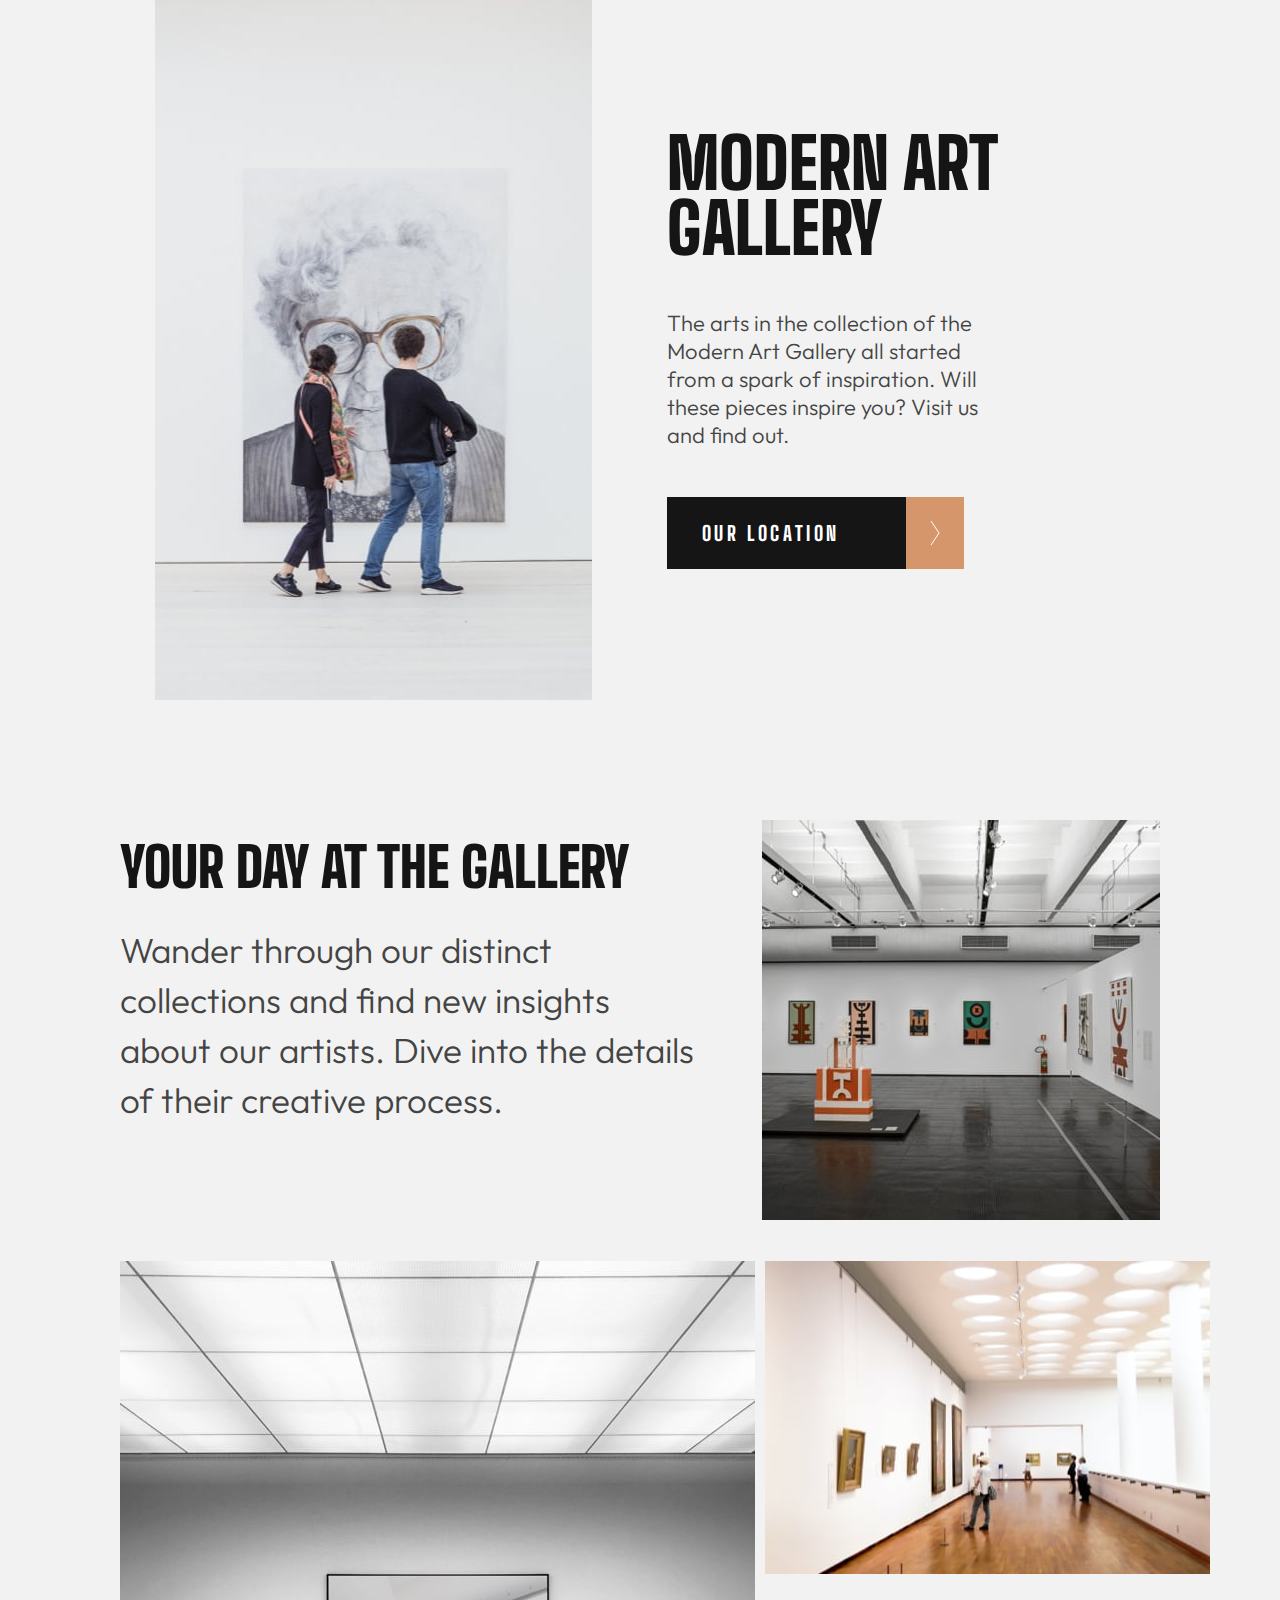
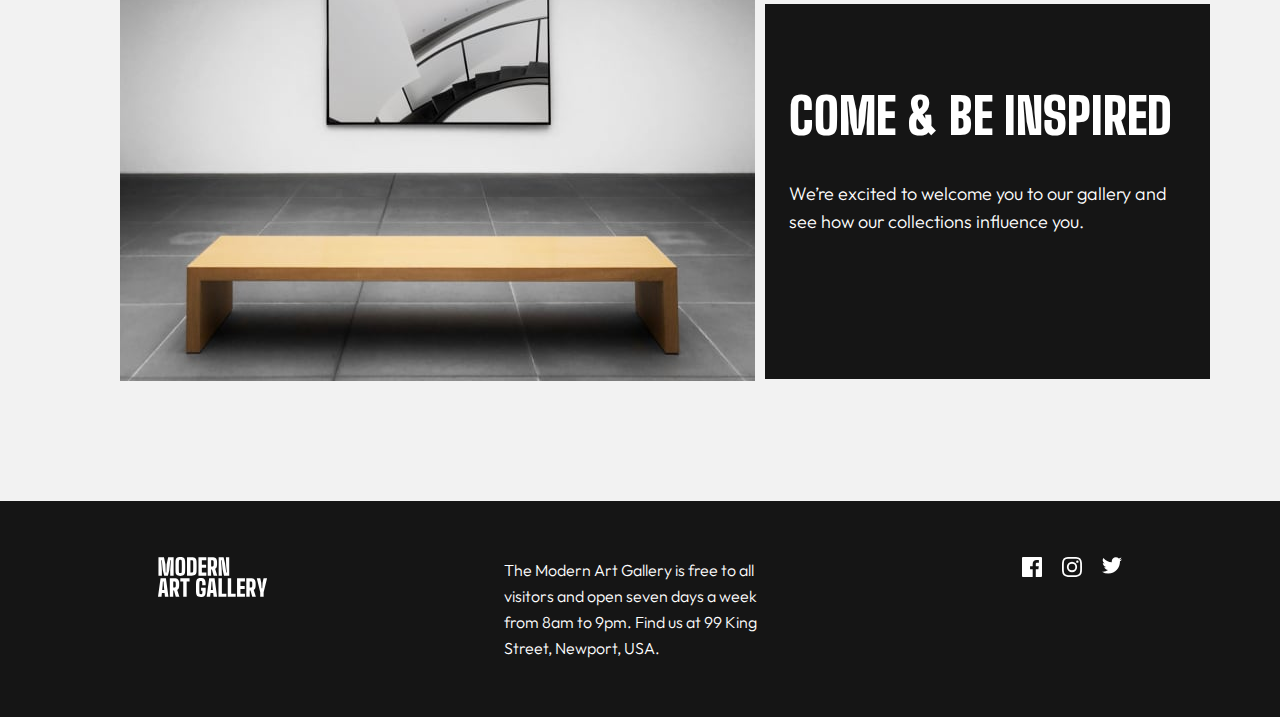
<file: index.html>
<!DOCTYPE html>
<html lang="en">
<head>
    <meta charset="UTF-8">
    <link rel="stylesheet" href="./css/style.css">
    <link rel="shortcut icon" href="./img/favicon-32x32.png" type="image/x-icon">
    <link href="https://fonts.googleapis.com/css2?family=Big+Shoulders+Display:wght@900&family=Outfit:wght@300&display=swap" rel="stylesheet">
    <meta http-equiv="X-UA-Compatible" content="IE=edge">
    <meta name="viewport" content="width=device-width, initial-scale=1.0">
    <title>Art Gallery</title>
</head>
<body>
    <div class="wrapper">
        <header class="header">
            <div class="header__pictures">
                <div class="black__square"></div>
                <img class="header__img" src="./img/mobile/image-hero.jpg" alt="">
                <img class="header__tablet" src="./img/tablet/image-hero.jpg" alt="">
                <img class="header__desctop" src="./img/desktop/image-hero.jpg" alt="">
            </div>
            <div class="container">
                <div class="header__content">
                    <div class="header__title">MODERN ART GALLERY</div>
                    <div class="header__subcontent">
                        <div class="header__subtitle">The arts in the collection of the Modern Art Gallery all started from a spark of inspiration. Will these pieces inspire you? Visit us and find out.</div>
                        <div class="header__button">
                            <a class="header__square" href="location.html">OUR LOCATION</a>
                            <a class="header__btn" href="location.html">
                                <img class="header__arrow" src="./img/icon-arrow-right.svg" alt="">
                            </a>
                        </div>
                    </div>
                </div>
            </div>
        </header>
        <section class="your__day">
            <div class="container">
                <div class="day__content">
                    <img class="day__img" src="./img/mobile/image-grid-1.jpg" alt="">
                    <img class="day__tablet" src="./img/tablet/image-grid-1.jpg" alt="">
                    <img class="day__desctop" src="./img/desktop/image-grid-1.jpg" alt="">
                    <div class="day__info">
                        <h2 class="day__title">Your Day at the Gallery</h2>
                        <p class="day__text">Wander through our distinct collections and find new insights about our artists. Dive into the details of their creative process.</p>
                    </div>
                </div>
            </div>
        </section>
        <section class="inspired">
            <div class="container">
                <div class="inspired__content">
                    <img class="inspired__mob1" src="./img/mobile/image-grid-2.jpg" alt="">
                    <img class="inspired__tab1" src="./img/tablet/image-grid-2.jpg" alt="">
                    <img class="inspired__desc1" src="./img/desktop/image-grid-2.jpg" alt="">
                    <div class="inspired__mini">
                    <img class="inspired__mob2" src="./img/mobile/image-grid-3.jpg" alt="">
                    <img class="inspired__tab2" src="./img/tablet/image-grid-3.jpg" alt="">
                    <img class="inspired__desc2" src="./img/desktop/image-grid-3.jpg" alt="">
                    <div class="inspired__black">
                        <div class="inspired__black-content">
                            <h2 class="insiped__black-title">COME & BE INSPIRED</h2>
                            <p class="inspired__black-text">We’re excited to welcome you to our gallery and see how our collections influence you.</p>
                        </div>
                    </div>
                    </div>
                </div>
            </div>    
        </section>
        <footer class="footer">
            <div class="footer__content">
                <img class="footer__logo" src="./img/logo-light.svg" alt="">
                <p class="footer__text">The Modern Art Gallery is free to all visitors and open seven days a week from 8am to 9pm. Find us at 99 King Street, Newport, USA.</p>
                <div class="footer__social">
                    <a class="social__icon" href=""><svg width="20" height="20" xmlns="http://www.w3.org/2000/svg"><path d="M18.896 0H1.104C.494 0 0 .494 0 1.104v17.793C0 19.506.494 20 1.104 20h9.58v-7.745H8.076V9.237h2.606V7.01c0-2.583 1.578-3.99 3.883-3.99 1.104 0 2.052.082 2.329.119v2.7h-1.598c-1.254 0-1.496.597-1.496 1.47v1.928h2.989l-.39 3.018h-2.6V20h5.098c.608 0 1.102-.494 1.102-1.104V1.104C20 .494 19.506 0 18.896 0Z" fill="#FFF"/></svg></a> 
                    <a class="social__icon" href=""><svg width="20" height="20" xmlns="http://www.w3.org/2000/svg"><path d="M10 1.802c2.67 0 2.987.01 4.042.059 2.71.123 3.975 1.409 4.099 4.099.048 1.054.057 1.37.057 4.04 0 2.672-.01 2.988-.057 4.042-.124 2.687-1.387 3.975-4.1 4.099-1.054.048-1.37.058-4.041.058-2.67 0-2.987-.01-4.04-.058-2.718-.124-3.977-1.416-4.1-4.1-.048-1.054-.058-1.37-.058-4.041 0-2.67.01-2.986.058-4.04.124-2.69 1.387-3.977 4.1-4.1 1.054-.048 1.37-.058 4.04-.058ZM10 0C7.284 0 6.944.012 5.877.06 2.246.227.227 2.242.061 5.877.01 6.944 0 7.284 0 10s.012 3.057.06 4.123c.167 3.632 2.182 5.65 5.817 5.817 1.067.048 1.407.06 4.123.06s3.057-.012 4.123-.06c3.629-.167 5.652-2.182 5.816-5.817.05-1.066.061-1.407.061-4.123s-.012-3.056-.06-4.122C19.777 2.249 17.76.228 14.124.06 13.057.01 12.716 0 10 0Zm0 4.865a5.135 5.135 0 1 0 0 10.27 5.135 5.135 0 0 0 0-10.27Zm0 8.468a3.333 3.333 0 1 1 0-6.666 3.333 3.333 0 0 1 0 6.666Zm5.338-9.87a1.2 1.2 0 1 0 0 2.4 1.2 1.2 0 0 0 0-2.4Z" fill="#FFF"/></svg></a> 
                    <a class="social__icon" href=""><svg width="20" height="17" xmlns="http://www.w3.org/2000/svg"><path d="M20 2.172a8.192 8.192 0 0 1-2.357.646 4.11 4.11 0 0 0 1.805-2.27 8.22 8.22 0 0 1-2.606.996A4.096 4.096 0 0 0 13.847.248c-2.65 0-4.596 2.472-3.998 5.037A11.648 11.648 0 0 1 1.392 1a4.109 4.109 0 0 0 1.27 5.478 4.086 4.086 0 0 1-1.858-.513c-.045 1.9 1.318 3.679 3.291 4.075a4.113 4.113 0 0 1-1.853.07 4.106 4.106 0 0 0 3.833 2.849A8.25 8.25 0 0 1 0 14.658a11.616 11.616 0 0 0 6.29 1.843c7.618 0 11.923-6.434 11.663-12.205A8.354 8.354 0 0 0 20 2.172Z" fill="#FFF"/></svg></a> 
                </div>
            </div>
        </footer>
    </div>
</body>
</html>
</file>
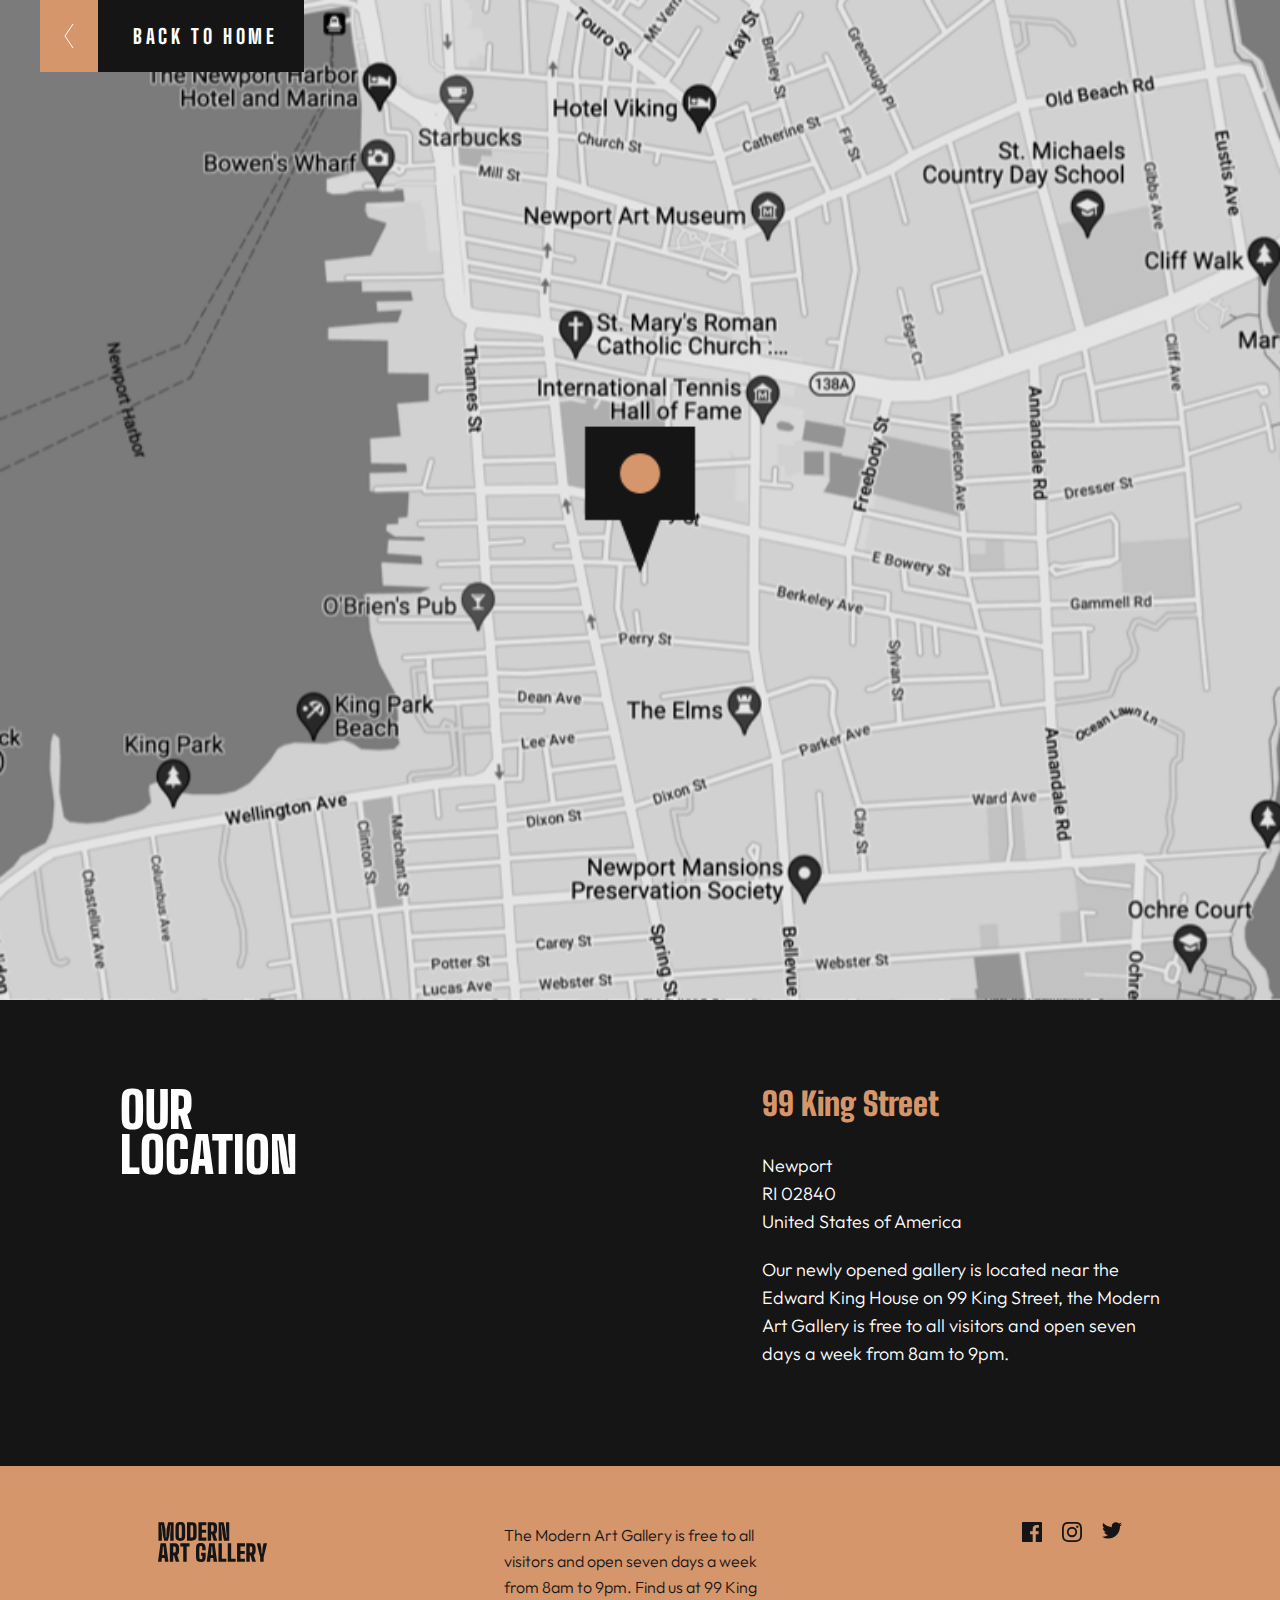
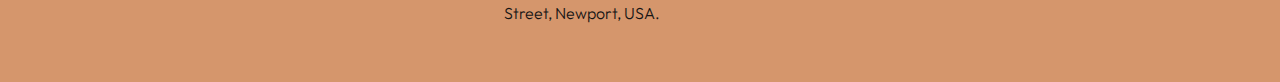
<file: location.html>
<!DOCTYPE html>
<html lang="en">
<head>
    <meta charset="UTF-8">
    <link rel="stylesheet" href="./css/style.css">
    <link rel="shortcut icon" href="./img/favicon-32x32.png" type="image/x-icon">
    <link href="https://fonts.googleapis.com/css2?family=Big+Shoulders+Display:wght@900&family=Outfit:wght@300&display=swap" rel="stylesheet">
    <meta http-equiv="X-UA-Compatible" content="IE=edge">
    <meta name="viewport" content="width=device-width, initial-scale=1.0">
    <title>Art Gallery</title>
</head>
<body>
    <div class="wrapper">
        <div class="header__button location__button">
            <a class="header__btn location__btn" href="index.html">
                <img class="header__arrow location__arrow" src="./img/icon-arrow-left.svg" alt="">
            </a>
            <a class="header__square location__square" href="index.html">BACK TO HOME</a>
        </div>
        <img class="location__map" src="./img/mobile/image-map.png" alt="">
        <img class="map__tablet" src="./img/tablet/image-map.png" alt="">
        <img class="map__desctop" src="./img/desktop/image-map.png" alt="">
        <section class="location__info">
            <div class="container">
                <div class="info__block">
                    <div class="">
                        <h2 class="info__title">OUR LOCATION</h2>
                    </div>
                    <div class="info__adress">
                        <h3 class="info__subtitle">99 King Street</h3>
                        <p class="info__text">Newport <br>
                            RI 02840 <br>
                            United States of America</p>
                        <p class="info__subtext">Our newly opened gallery is located near the Edward King House on 99 King Street, the Modern Art Gallery is free to all visitors and open seven days a week from 8am to 9pm.</p>
                    </div>
                </div>
            </div>
        </section>
        <footer class="location__footer">
            <div class="footer__content location__footer-content">
                <img class="footer__logo location__footer-logo" src="./img/logo-dark.svg" alt="">
                <p class="footer__text location__footer-text">The Modern Art Gallery is free to all visitors and open seven days a week from 8am to 9pm. Find us at 99 King Street, Newport, USA.</p>
                <div class="footer__social">
                    <a class="social__icon location__social-icon" href=""><svg width="20" height="20" xmlns="http://www.w3.org/2000/svg"><path d="M18.896 0H1.104C.494 0 0 .494 0 1.104v17.793C0 19.506.494 20 1.104 20h9.58v-7.745H8.076V9.237h2.606V7.01c0-2.583 1.578-3.99 3.883-3.99 1.104 0 2.052.082 2.329.119v2.7h-1.598c-1.254 0-1.496.597-1.496 1.47v1.928h2.989l-.39 3.018h-2.6V20h5.098c.608 0 1.102-.494 1.102-1.104V1.104C20 .494 19.506 0 18.896 0Z" fill="#151515"/></svg></a> 
                    <a class="social__icon location__social-icon" href=""><svg width="20" height="20" xmlns="http://www.w3.org/2000/svg"><path d="M10 1.802c2.67 0 2.987.01 4.042.059 2.71.123 3.975 1.409 4.099 4.099.048 1.054.057 1.37.057 4.04 0 2.672-.01 2.988-.057 4.042-.124 2.687-1.387 3.975-4.1 4.099-1.054.048-1.37.058-4.041.058-2.67 0-2.987-.01-4.04-.058-2.718-.124-3.977-1.416-4.1-4.1-.048-1.054-.058-1.37-.058-4.041 0-2.67.01-2.986.058-4.04.124-2.69 1.387-3.977 4.1-4.1 1.054-.048 1.37-.058 4.04-.058ZM10 0C7.284 0 6.944.012 5.877.06 2.246.227.227 2.242.061 5.877.01 6.944 0 7.284 0 10s.012 3.057.06 4.123c.167 3.632 2.182 5.65 5.817 5.817 1.067.048 1.407.06 4.123.06s3.057-.012 4.123-.06c3.629-.167 5.652-2.182 5.816-5.817.05-1.066.061-1.407.061-4.123s-.012-3.056-.06-4.122C19.777 2.249 17.76.228 14.124.06 13.057.01 12.716 0 10 0Zm0 4.865a5.135 5.135 0 1 0 0 10.27 5.135 5.135 0 0 0 0-10.27Zm0 8.468a3.333 3.333 0 1 1 0-6.666 3.333 3.333 0 0 1 0 6.666Zm5.338-9.87a1.2 1.2 0 1 0 0 2.4 1.2 1.2 0 0 0 0-2.4Z" fill="#151515"/></svg></a> 
                    <a class="social__icon location__social-icon" href=""><svg width="20" height="17" xmlns="http://www.w3.org/2000/svg"><path d="M20 2.172a8.192 8.192 0 0 1-2.357.646 4.11 4.11 0 0 0 1.805-2.27 8.22 8.22 0 0 1-2.606.996A4.096 4.096 0 0 0 13.847.248c-2.65 0-4.596 2.472-3.998 5.037A11.648 11.648 0 0 1 1.392 1a4.109 4.109 0 0 0 1.27 5.478 4.086 4.086 0 0 1-1.858-.513c-.045 1.9 1.318 3.679 3.291 4.075a4.113 4.113 0 0 1-1.853.07 4.106 4.106 0 0 0 3.833 2.849A8.25 8.25 0 0 1 0 14.658a11.616 11.616 0 0 0 6.29 1.843c7.618 0 11.923-6.434 11.663-12.205A8.354 8.354 0 0 0 20 2.172Z" fill="#151515"/></svg></a> 
                </div>
            </div>
        </footer>
    </div>
</body>
</html>
</file>
<file: css/style.css>
body {
    font-family: 'Big Shoulders Display', cursive;
    font-family: 'Outfit', sans-serif;
    margin: 0 auto;
    width: 100%;
    height: 100%;
    background: #F2F2F2;
}

.wrapper {
	min-height: 100%;
	overflow: hidden;
	display: flex;
	flex-direction: column;
}

.container {
    max-width: 343px;
    margin: 0 auto;
}

.header {
    margin: 0 auto;
}

.black__square {
    height: 799px;
    width: 450px;
    background: #151515;
    display: none;
}

.header__img {
    display: block;
    margin: 0 auto;
    max-width: 375px;
    width: 100%;
}

.header__tablet {
    display: none;
}

.header__desctop {
    display:none
}

.header__title {
    font-family: 'Big Shoulders Display';
    font-size: 60px;
    font-weight: 900;
    line-height: 55px;
    color: #151515;
    margin: 32px 0;
}

.header__subtitle {
    font-family: 'Outfit', sans-serif;
    font-size: 18px;
    font-weight: 300;
    line-height: 28px;
    color: #444444;
    margin-bottom: 32px;
    max-width: 339px;
}

.header__square {
    font-family: 'Big Shoulders Display';
    font-size: 20px;
    font-weight: 800;
    line-height: 24px;
    letter-spacing: 3.6363637447357178px;
    background: #151515;
    padding: 24px 35px;
    color: #FFFFFF;
    width: 50%;
    text-decoration: none;
    transition: 0.5s background;
}

.header__btn {
    height: 72px;
    width: 58px;
    background: #D5966C;
    transition: 0.5s background;
}

.header__arrow {
    padding: 24px;
}

.header__button {
    display: flex;
}

.header__button:hover > .header__square {
    background: #D5966C;
}

.header__button:hover > .header__btn {
    background: #151515; 
}
    

/*-----------DAY AT GALLERY---------------*/

.your__day {
    margin-top: 120px;
}

.day__content {
    margin-bottom: 32px;
}

.day__title {
    font-family: 'Big Shoulders Display';
    text-transform: uppercase;
    font-size: 50px;
    font-weight: 900;
    line-height: 45px;
    color: #151515;
    margin: 25px 0 21px;
}

.day__text {
    font-family: 'Outfit', sans-serif;
    font-size: 18px;
    font-weight: 300;
    line-height: 28px;
    color: #444444;
}

.day__tablet {
    display: none;
}

.day__desctop {
    display: none;
}


/*-----------Inspire-------------------*/

.inspired {
    margin-bottom: 120px;
}

.inspired__mob2 {
    margin: 16px 0;
}

.inspired__tab1 {
    display: none;
}

.inspired__tab2 {
    display: none;
}

.inspired__desc1 {
    display: none;
}

.inspired__desc2 {
    display: none;
}

.inspired__black {
    max-width: 343px;
    width: 100%;
    background: #151515;
}

.inspired__black-content {
    padding: 48px 24px; 
}

.insiped__black-title {
    font-family: 'Big Shoulders Display';
    font-size: 50px;
    font-weight: 900;
    line-height: 45px;
    color: #FFFFFF;
}

.inspired__black-text {
    font-family: 'Outfit', sans-serif;
    font-size: 18px;
    font-weight: 300;
    line-height: 28px;
    color: #FFFFFF;
}


/*---------FOOTER----------------*/

.footer {
    margin: 0 auto;
    min-width: 375px;
    max-width: 1440px;
    width: 100%;
    background: #151515;
}


.footer__content {
    padding: 32px 48px;
}

.footer__text {
    font-family: 'Outfit', sans-serif;
    font-size: 16px;
    font-weight: 300;
    line-height: 26px;
    color: #FFFFFF;
    margin: 38px 0;
}

.social__icon {
    transition: 0.3s fill;

}

.social__icon:nth-of-type(2) {
    margin: 0 20px;
}

.social__icon:hover > svg > path {
    fill:#D5966C
}

.location__social-icon:hover > svg > path {
    fill: white
}


/* ------------- LOCATION -------------------- */

.location__button {
    position: absolute;
    top: 0;
    left: 0;
}

.location__square {
    padding: 24px 35px;
    white-space: nowrap;
}

.location__map {
    width: 100%;
}

.location__info {
    background: #151515;
}

.info__block {
    padding: 48px 16px 56px 16px;
}

.info__title {
    font-family: 'Big Shoulders Display';
    font-size: 50px;
    font-weight: 900;
    line-height: 45px;
    color: #FFFFFF;
    margin-bottom: 48px;
}

.info__subtitle {
    font-family: 'Big Shoulders Display';
    font-size: 32px;
    font-weight: 900;
    line-height: 32px;
    color: #D5966C;
}

.info__text {
    font-family: 'Outfit', sans-serif;
    font-size: 18px;
    font-weight: 300;
    line-height: 28px;
    color: #FFFFFF;
    margin: 20px 0;
}

.info__subtext {
    font-family: 'Outfit', sans-serif;
    font-size: 18px;
    font-weight: 300;
    line-height: 28px;
    color: #FFFFFF;
}

.location__footer {
    margin: 0 auto;
    min-width: 375px;
    /* max-width: 1440px; */
    width: 100%;
    background: #D5966C;
}

.location__footer-text {
    color: #151515;
}

.map__tablet {
    display: none;
}

.map__desctop {
    display: none;
}

/*-------------MEDIA-------------------*/

@media screen and (min-width: 768px) {

    .header__img {
    display:none;
    }
    
    .header__tablet {
        display: block;
        margin: 0 auto;
    }

    .header {
        display: flex;
        align-items: center;
    }

    .header__content {
        margin-left: -45px;
    }

    .header__title {
        margin: 0 0 48px 0;
        max-width: 330px;
        font-size: 70px;
        line-height: 65px;
    }

    .header__subtitle {
        margin-bottom: 48px;
    }

    .day__content {
        display: flex;
        margin-bottom: 11px;
    }

    .container {
        max-width: 688px;
        margin: 0 auto;
    }

    .day__info {
        order:1;
        margin-right: 68px;
    }

    .day__img {
        display: none;
    }
    
    .day__tablet {
        display: block;
        order:2;
    }

    .inspired__mob1 {
        display: none;
    }

    .inspired__mob2 {
        display: none;
    }

    .inspired__tab1 {
        display: block;
        margin-right: 11px;
    }
    
    .inspired__tab2 {
        display: block;
        margin-bottom: 11px;
    }

    .inspired__content {
        display: flex;
    }

    .inspired__mini {
        display: flex;
        flex-direction: column;
    }

    .footer__content {
        display: flex;
        padding: 56px 40px;
        justify-content: space-around;
        text-align: start;
    }

    .footer__social {
        display: flex;
    }

    .footer__text {
        max-width: 281px;
    }

    .footer__logo {
        max-width: 110px;
        max-height: 40px;
    }

    .footer__text {
        margin: 0;
    }

    .info__block {
        display: flex;
        justify-content: space-between;
    }

    .info__adress {
        max-width: 398px;
    }

    .info__title {
        margin: 0;
        max-width: 233px;
    }

    .info__subtitle {
        margin: 0 0 32px 0;
    }

    .info__block {
        padding: 88px 0 80px;
    }

    .location__button {
        left: 40px;
    }

    .location__map {
        display: none;
    }

    .map__tablet {
        display: block;
    }
}

@media screen and (min-width: 1280px) {
    .container {
        max-width: 1280px;
        padding: 0 120px;
        margin: 0 auto;
    }

    .inspired__tab1, .inspired__tab2 {
        display: none;
    }

    .inspired {
        margin-top: 30px;
    }

    .inspired__desc1 {
        display: block;
        margin-right: 10px;
    }

    .inspired__desc2 {
        display: block;
        margin-bottom: 30px;
    }

    .inspired__black {
        max-width: 445px;
        height: 375px;
    }

    .day__title {
        font-size: 55px;
    }

    .day__text {
        font-size: 35px;
        line-height: 50px;
    }

    .header__subtitle {
        font-size: 22px;
    }
}

@media screen and (min-width: 1440px) {
    .black__square {
        display: block;
    }

    .header__pictures {
        display: flex;
    }

    .header__content {
        display: flex;
        margin-left: -950px;
    }

    .header__title {
        margin-right: 308px;
        font-size: 96px;
        line-height: 88px;
        max-width: 450px;
    }

    .header__tablet {
        display: none;
    }

    .header__desctop {
        display: block;
    }

    .white__words {
        color: #FFFFFF;
    }

    .header__subtitle {
        font-size: 22px;
        font-weight: 300;
        line-height: 32px;
    }
    
    .container {
        max-width: 1110px;
        margin: 0 auto;
    }

    .day__tablet {
        display: none;
    }

    .day__desctop {
        display: block;
        order: 2;
    }

    .day__content {
        margin: 0 auto;
    }
        
    .day__info {
       display: flex;
       justify-content: center;
       flex-direction: column;
       max-width: 300px;
       margin-left: 105px;
    }

    .day__title {
        max-width: 350px;
        font-size: 60px;
        line-height: 60px;
    }

    .day__text {
        max-width: 350px;
        font-size: 22px;
        line-height: 32px;
    }

    .inspired__tab1, .inspired__tab2 {
        display: none;
    }

    .inspired {
        margin-top: 30px;
    }

    .inspired__desc1 {
        display: block;
        margin-right: 30px;
    }

    .inspired__desc2 {
        display: block;
        margin-bottom: 30px;
    }

    .inspired__black {
        max-width: 445px;
    }

    .inspired__black-content {
        padding: 65px 48px;
    }

    .footer__text {
        font-size: 18px;
        line-height: 28px;
        max-width: 432px;
    }

    .map__tablet {
        display: none;
    }

    .map__desctop {
        display: block;
    }

    .location__button {
        left: 156px;
    }

    .footer__logo {
        max-height: 58px;
        max-width: 159.57px;
    }

    .header__title {
        background-clip: text;
        -webkit-background-clip: text;
        color: transparent;
        background-image: linear-gradient(90deg, white 64%, black 40%);
    }
}
</file>
